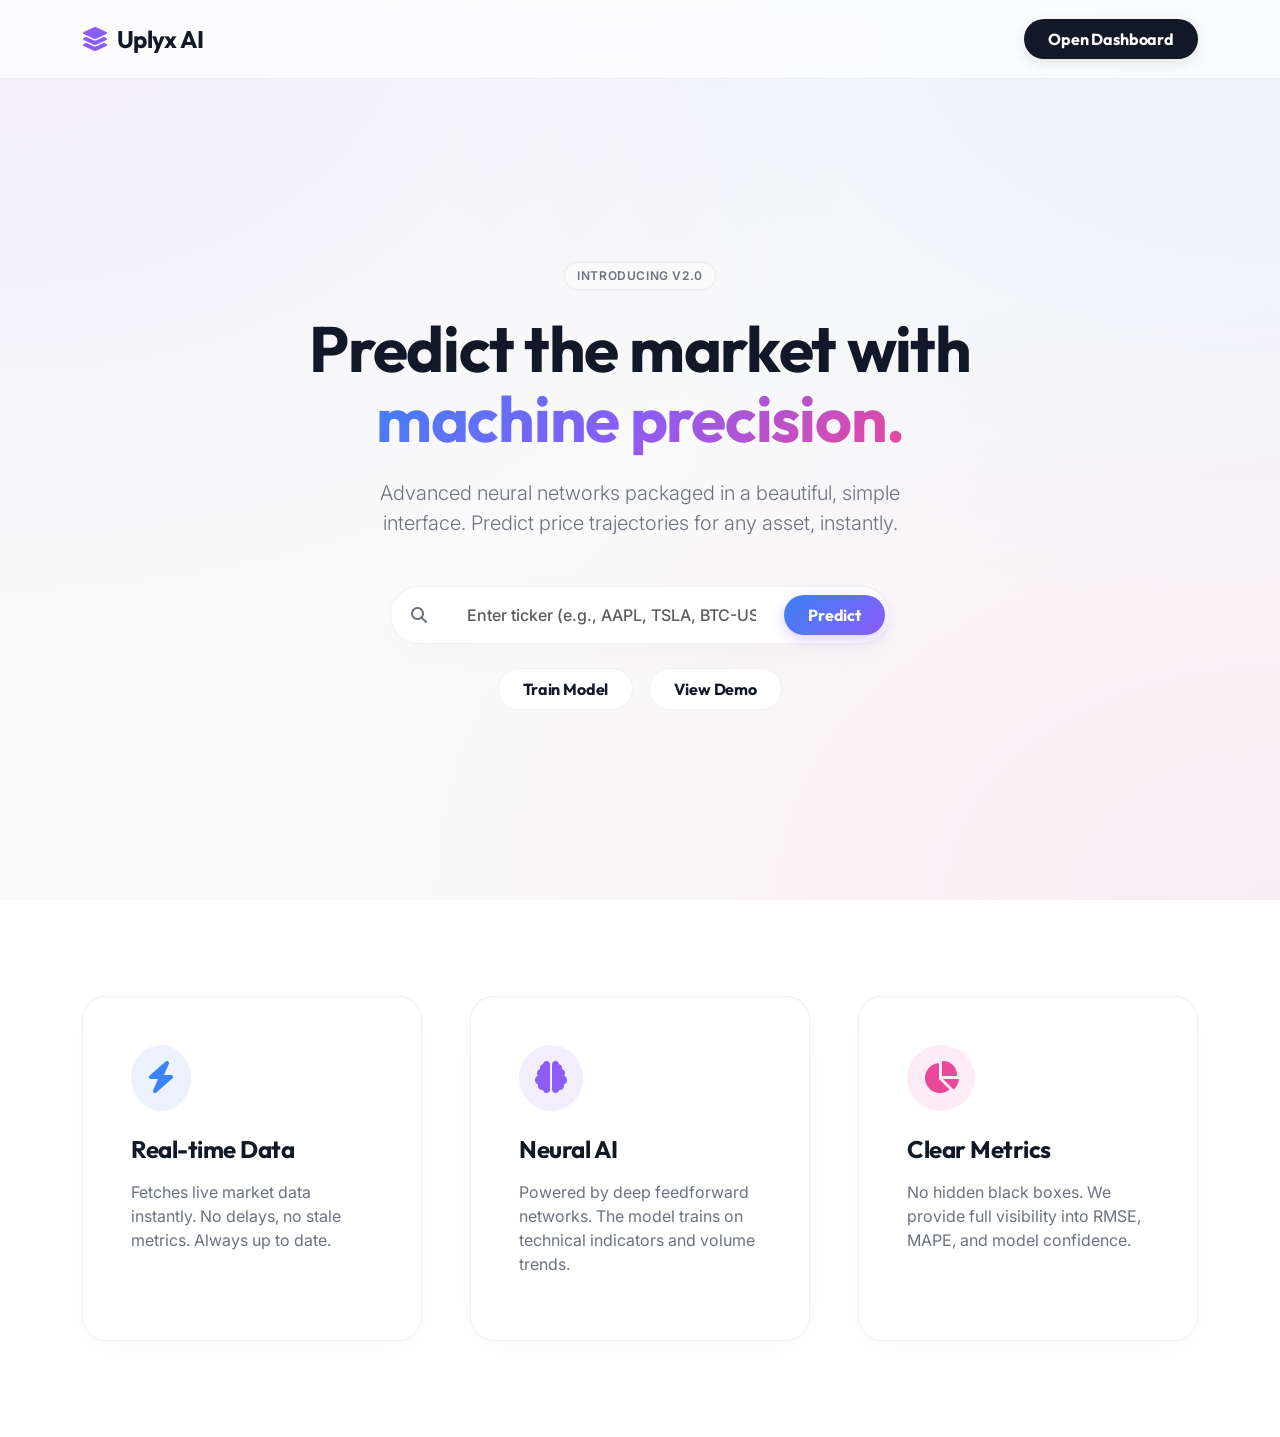
<file: templates/index.html>
<!DOCTYPE html>
<html lang="en">
<head>
    <meta charset="UTF-8">
    <meta name="viewport" content="width=device-width, initial-scale=1.0">
    <title>Predict. Invest. Grow.</title>
    <!-- Bootstrap 5 -->
    <link href="https://cdn.jsdelivr.net/npm/bootstrap@5.3.2/dist/css/bootstrap.min.css" rel="stylesheet">
    <!-- Font Awesome -->
    <link rel="stylesheet" href="https://cdnjs.cloudflare.com/ajax/libs/font-awesome/6.5.1/css/all.min.css">
    <!-- Custom CSS -->
    <link rel="stylesheet" href="/static/css/style.css">
</head>
<body class="overflow-x-hidden">

    <!-- Navbar -->
    <nav class="navbar navbar-expand-lg classic-nav fixed-top py-3">
        <div class="container">
            <a class="navbar-brand fw-bold" href="/">
                <i class="fas fa-layer-group me-2" style="color: var(--accent-purple);"></i>Uplyx AI
            </a>
            <div class="d-flex gap-3">
                <a href="/dashboard" class="btn btn-primary px-4">Open Dashboard</a>
            </div>
        </div>
    </nav>

    <!-- Hero Section -->
    <section class="min-vh-100 d-flex align-items-center position-relative pt-5">
        <div class="container text-center z-index-1 mt-5">
            <div class="d-inline-block custom-badge mb-4 animate-fade-up">Introducing V2.0</div>
            
            <h1 class="display-3 fw-bold mb-4 animate-fade-up" style="max-width: 800px; margin: 0 auto; line-height: 1.1;">
                Predict the market with <br>
                <span class="gradient-text">machine precision.</span>
            </h1>
            
            <p class="lead mb-5 animate-fade-up-delayed mx-auto" style="color: var(--text-secondary); max-width: 600px;">
                Advanced neural networks packaged in a beautiful, simple interface. Predict price trajectories for any asset, instantly.
            </p>
            
            <div class="mx-auto animate-fade-up-delayed-2" style="max-width: 500px;">
                <div class="search-container mb-4">
                    <span class="px-3 text-muted"><i class="fas fa-search"></i></span>
                    <input type="text" id="ticker-input" class="form-control" placeholder="Enter ticker (e.g., AAPL, TSLA, BTC-USD)">
                    <button class="btn btn-success ms-1" onclick="predictNow()">Predict</button>
                </div>
                
                <div class="d-flex justify-content-center gap-3">
                    <button class="btn btn-outline-primary" onclick="initiateTraining()">
                        Train Model
                    </button>
                    <a href="/dashboard" class="btn btn-outline-primary">
                        View Demo
                    </a>
                </div>
                <div id="status-message" class="mt-4 text-center small fw-bold"></div>
            </div>
        </div>
    </section>

    <!-- Features Section -->
    <section class="py-5 bg-white">
        <div class="container py-5">
            <div class="row g-5">
                <div class="col-md-4">
                    <div class="bento-card p-5 h-100">
                        <div class="mb-4 d-inline-block p-3 rounded-circle" style="background: rgba(59, 130, 246, 0.1);">
                            <i class="fas fa-bolt fa-2x" style="color: var(--accent-blue);"></i>
                        </div>
                        <h4 class="fw-bold mb-3">Real-time Data</h4>
                        <p class="text-muted">Fetches live market data instantly. No delays, no stale metrics. Always up to date.</p>
                    </div>
                </div>
                <div class="col-md-4">
                    <div class="bento-card p-5 h-100">
                        <div class="mb-4 d-inline-block p-3 rounded-circle" style="background: rgba(139, 92, 246, 0.1);">
                            <i class="fas fa-brain fa-2x" style="color: var(--accent-purple);"></i>
                        </div>
                        <h4 class="fw-bold mb-3">Neural AI</h4>
                        <p class="text-muted">Powered by deep feedforward networks. The model trains on technical indicators and volume trends.</p>
                    </div>
                </div>
                <div class="col-md-4">
                    <div class="bento-card p-5 h-100">
                        <div class="mb-4 d-inline-block p-3 rounded-circle" style="background: rgba(236, 72, 153, 0.1);">
                            <i class="fas fa-chart-pie fa-2x" style="color: var(--accent-pink);"></i>
                        </div>
                        <h4 class="fw-bold mb-3">Clear Metrics</h4>
                        <p class="text-muted">No hidden black boxes. We provide full visibility into RMSE, MAPE, and model confidence.</p>
                    </div>
                </div>
            </div>
        </div>
    </section>

    <!-- Bootstrap JS -->
    <script src="https://cdn.jsdelivr.net/npm/bootstrap@5.3.2/dist/js/bootstrap.bundle.min.js"></script>
    <!-- Custom JS -->
    <script src="/static/js/main.js"></script>
</body>
</html>
</file>
<file: static/css/style.css>
@import url('https://fonts.googleapis.com/css2?family=Inter:wght@400;500;600&family=Outfit:wght@500;700;800&display=swap');

:root {
    --bg-main: #FAFAFA;
    --bg-surface: #FFFFFF;
    
    --text-primary: #111827;
    --text-secondary: #6B7280;
    
    --border-light: rgba(0, 0, 0, 0.06);
    --shadow-soft: 0 10px 40px -10px rgba(0,0,0,0.04);
    
    --accent-blue: #3B82F6;
    --accent-purple: #8B5CF6;
    --accent-pink: #EC4899;
    --accent-green: #10B981;
    --accent-red: #EF4444;
}

body {
    background-color: var(--bg-main);
    color: var(--text-primary);
    font-family: 'Inter', sans-serif;
    min-height: 100vh;
    /* Soft mesh gradient background */
    background-image: 
        radial-gradient(at 0% 0%, rgba(139, 92, 246, 0.08) 0px, transparent 50%),
        radial-gradient(at 100% 0%, rgba(59, 130, 246, 0.08) 0px, transparent 50%),
        radial-gradient(at 100% 100%, rgba(236, 72, 153, 0.08) 0px, transparent 50%);
    background-attachment: fixed;
}

/* Typography */
h1, h2, h3, h4, h5, h6, .navbar-brand, .display-3, .display-4 {
    font-family: 'Outfit', sans-serif;
    letter-spacing: -0.02em;
    font-weight: 800;
}

.gradient-text {
    background: linear-gradient(135deg, var(--accent-blue), var(--accent-purple), var(--accent-pink));
    -webkit-background-clip: text;
    -webkit-text-fill-color: transparent;
    background-clip: text;
}

.text-muted {
    color: var(--text-secondary) !important;
}

.text-success {
    color: var(--accent-green) !important;
}

.text-danger {
    color: var(--accent-red) !important;
}

/* Navigation */
.classic-nav {
    background: rgba(255, 255, 255, 0.7) !important;
    backdrop-filter: blur(20px);
    -webkit-backdrop-filter: blur(20px);
    border-bottom: 1px solid var(--border-light);
}

.classic-nav .navbar-brand {
    color: var(--text-primary);
    font-size: 1.5rem;
}

.classic-nav .navbar-brand i {
    color: var(--accent-blue);
}

/* Bento Box Layout & Cards */
.bento-card {
    background: var(--bg-surface);
    border: 1px solid var(--border-light);
    border-radius: 24px;
    box-shadow: var(--shadow-soft);
    transition: transform 0.3s ease, box-shadow 0.3s ease;
    overflow: hidden;
}

.bento-card:hover {
    transform: translateY(-2px);
    box-shadow: 0 15px 50px -10px rgba(0,0,0,0.08);
}

/* Buttons (Pill Shapes) */
.btn {
    font-family: 'Outfit', sans-serif;
    font-weight: 700;
    border-radius: 100px;
    padding: 0.5rem 1.5rem;
    transition: all 0.2s ease;
    letter-spacing: -0.01em;
}

.btn-primary {
    background: var(--text-primary);
    color: white;
    border: none;
    box-shadow: 0 4px 14px 0 rgba(0,0,0,0.1);
}

.btn-primary:hover {
    background: #000000;
    transform: translateY(-1px);
    box-shadow: 0 6px 20px rgba(0,0,0,0.15);
}

.btn-outline-primary {
    background: white;
    color: var(--text-primary);
    border: 1px solid var(--border-light);
}

.btn-outline-primary:hover {
    background: var(--bg-main);
    color: var(--text-primary);
    border-color: #E5E7EB;
}

.btn-success {
    background: linear-gradient(135deg, var(--accent-blue), var(--accent-purple));
    color: white;
    border: none;
    box-shadow: 0 4px 14px 0 rgba(139, 92, 246, 0.3);
}

.btn-success:hover {
    box-shadow: 0 6px 20px rgba(139, 92, 246, 0.4);
    transform: translateY(-1px);
}

/* Inputs */
.form-control {
    background-color: var(--bg-main);
    border: 1px solid var(--border-light);
    color: var(--text-primary);
    border-radius: 100px;
    padding: 0.75rem 1.5rem;
    font-weight: 500;
}

.form-control:focus {
    background-color: var(--bg-surface);
    border-color: var(--accent-blue);
    box-shadow: 0 0 0 4px rgba(59, 130, 246, 0.1);
}

.input-group-text {
    background-color: transparent;
    border: none;
    color: var(--text-secondary);
}

.search-container {
    background: var(--bg-surface);
    border: 1px solid var(--border-light);
    border-radius: 100px;
    box-shadow: var(--shadow-soft);
    padding: 4px;
    display: flex;
    align-items: center;
}

.search-container input {
    border: none;
    background: transparent;
    box-shadow: none !important;
}

/* Tables */
.table {
    color: var(--text-primary);
    margin-bottom: 0;
}

.table th {
    font-family: 'Outfit', sans-serif;
    color: var(--text-secondary);
    font-weight: 700;
    text-transform: uppercase;
    font-size: 0.75rem;
    letter-spacing: 0.05em;
    border-bottom: 1px solid var(--border-light);
    padding: 1rem;
}

.table td {
    padding: 1rem;
    vertical-align: middle;
    border-bottom: 1px solid var(--border-light);
}

.table-hover tbody tr:hover {
    background-color: var(--bg-main);
}

/* Animations */
@keyframes slideUpFade {
    from { opacity: 0; transform: translateY(20px); }
    to { opacity: 1; transform: translateY(0); }
}

.animate-fade-up { animation: slideUpFade 0.6s cubic-bezier(0.16, 1, 0.3, 1) forwards; }
.animate-fade-up-delayed { opacity: 0; animation: slideUpFade 0.6s cubic-bezier(0.16, 1, 0.3, 1) 0.15s forwards; }
.animate-fade-up-delayed-2 { opacity: 0; animation: slideUpFade 0.6s cubic-bezier(0.16, 1, 0.3, 1) 0.3s forwards; }

/* Custom Badge */
.custom-badge {
    background: var(--bg-main);
    border: 1px solid var(--border-light);
    padding: 4px 12px;
    border-radius: 100px;
    font-size: 0.75rem;
    font-weight: 600;
    color: var(--text-secondary);
    text-transform: uppercase;
    letter-spacing: 0.05em;
}

/* Switches */
.form-check-input:checked {
    background-color: var(--accent-blue);
    border-color: var(--accent-blue);
}
</file>
